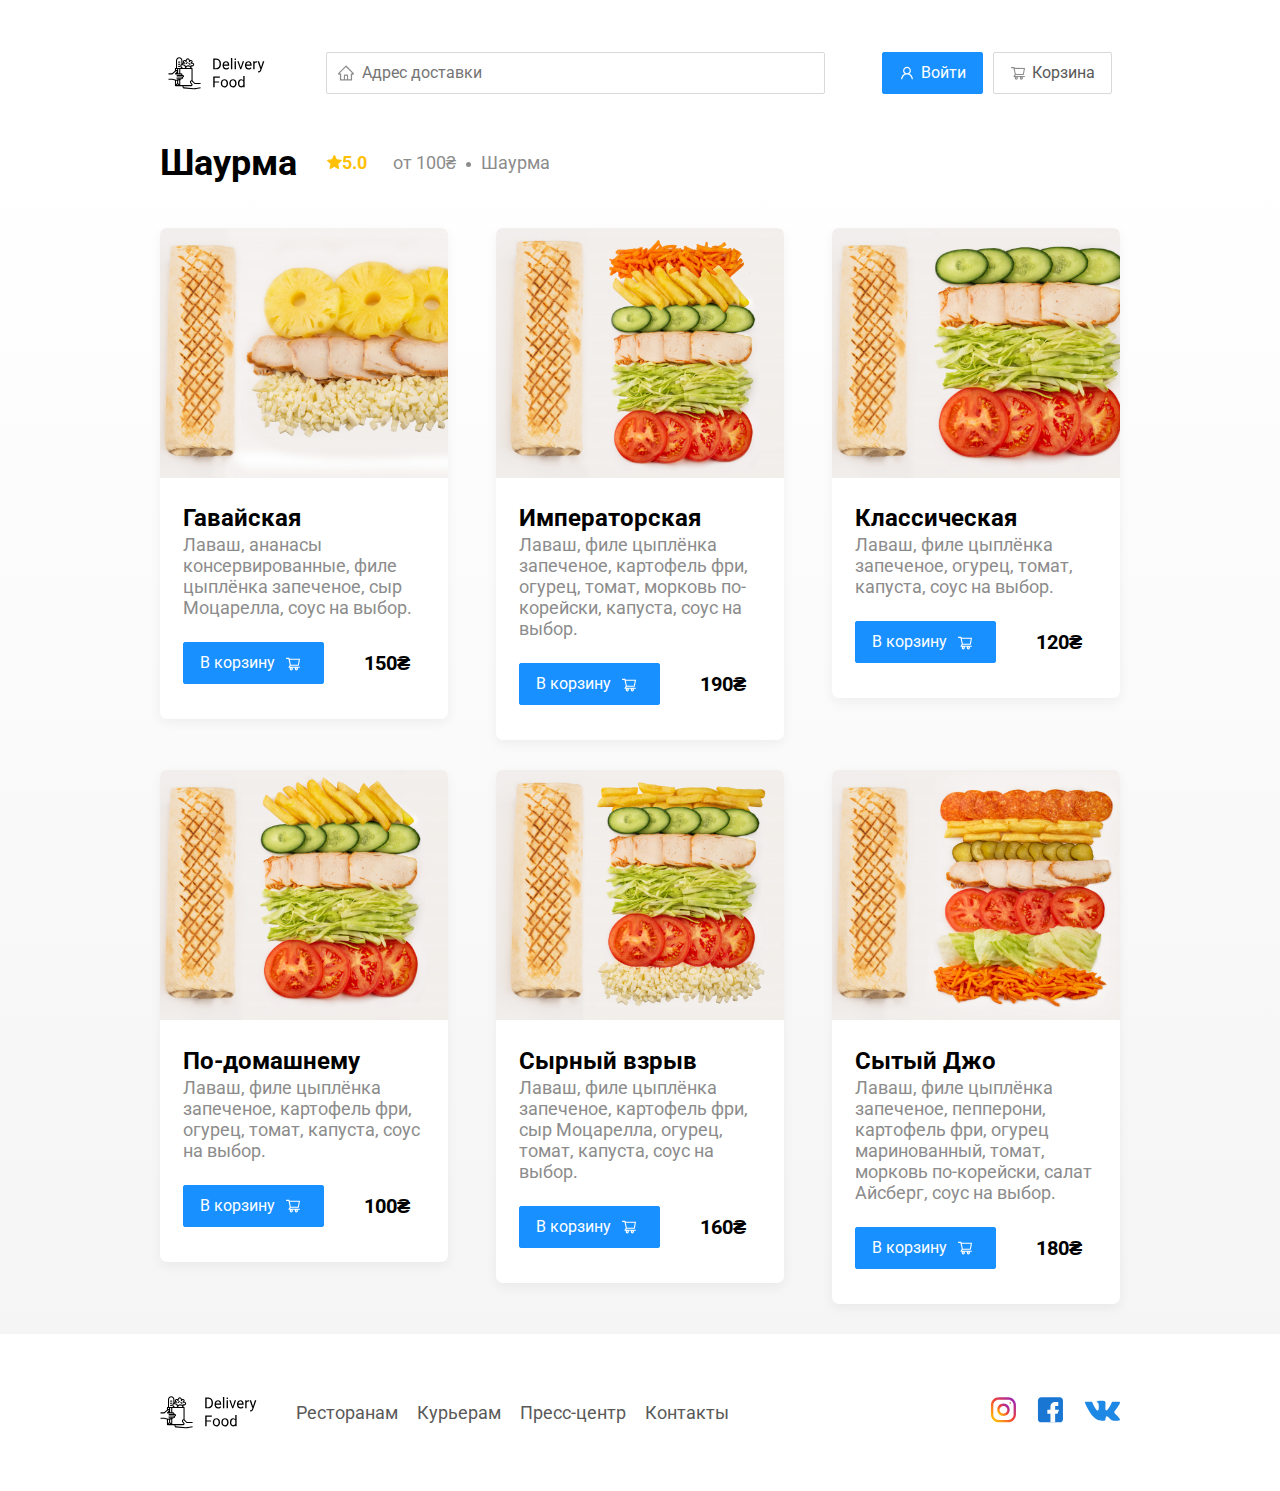
<file: restaurant.html>
<!DOCTYPE html>
<html lang="en">
<head>
    <meta charset="UTF-8">
    <meta name="viewport" content="width=device-width, initial-scale=1.0">
    <title>Delivery Food - доставка еды на дом</title>
    <link rel="stylesheet" href="css/style.css">
    <link rel="preconnect" href="https://fonts.googleapis.com">
    <link rel="preconnect" href="https://fonts.gstatic.com" crossorigin>
    <link href="https://fonts.googleapis.com/css2?family=Roboto:ital,wght@0,100;0,300;0,400;0,500;0,700;0,900;1,100;1,300;1,400;1,500;1,700;1,900&display=swap" rel="stylesheet">
    <link rel="stylesheet" href="css/normalize.css">
    <link rel="stylesheet" href="css/animate.min.css">
</head>
<body>
    <div class="conteiner">
        <header class="header">
            <img src="img/logo.svg" alt="logo" class="logo animated fadeInRight delay-1s" >
            <input type="text" class="input input-address" placeholder="Адрес доставки">
            <div class="buttons ">
                <button class="button button-primary"><img src="img/icon_button1.svg" alt="user"><span class="button-text">Войти</span></button>
                <button class="button" id="shoping-button"><img src="img/icon_button2.svg" alt="" ><span class="button-text">Корзина</span></button>
            </div>
        </header>
    </div>

    <main class="main">
        <div class="conteiner">

            <section class="restaurants">
                <div class="section-heading">
                    <h2 class="section-title">
                        Шаурма
                    </h2>
                    <div class="card-info">
                        <div class="raiting"><img src="img/star.svg" alt="star" class="star">5.0</div>
                        <div class="price">от 100₴</div>
                        <div class="category">Шаурма</div>
                    </div>
                </div>
            
                <div class="cards">
                   
                    <div class="card wow fadeInUp" data-wow-delay="0.2s">
                        <img src="img/havai.jpg" alt="carbonara" class="card-img">
                        <div class="card-text">
                            <div class="card-heading">
                                <h3 class="card-title card-title-reg">Гавайская</h3>
                            </div>
                            <div class="card-info">
                                <div class="ingrediets">Лаваш, ананасы консервированные, филе цыплёнка запеченое, сыр Моцарелла, соус на выбор.</div>
                            </div>
                            <div class="card-buttons">
                                <button class="button button-primary button-card-shoping">
                                    <span class="button-card-text">В корзину</span>
                                    <img src="img/shopping-cart-white.svg" alt="shoping_card" class="button-card-image">
                                </button>
                                <strong class="card-price-bold">150₴</strong>
                            </div>
                        </div>
                    </div>


                    <div class="card wow fadeInUp" data-wow-delay="0.4s">
                        <img src="img/imperial.jpg" alt="carbonara" class="card-img">
                        <div class="card-text">
                            <div class="card-heading">
                                <h3 class="card-title card-title-reg">Императорская</h3>
                            </div>
                            <div class="card-info">
                                <div class="ingrediets">Лаваш, филе цыплёнка запеченое, картофель фри, огурец, томат, морковь по-корейски, капуста, соус на выбор.</div>
                            </div>
                            <div class="card-buttons">
                                <button class="button button-primary button-card-shoping">
                                    <span class="button-card-text">В корзину</span>
                                    <img src="img/shopping-cart-white.svg" alt="shoping_card" class="button-card-image">
                                </button>
                                <strong class="card-price-bold">190₴</strong>
                            </div>
                        </div>
                    </div>
                    

                    <div class="card wow fadeInUp" data-wow-delay="0.6s">
                        <img src="img/classic.jpg" alt="carbonara" class="card-img">
                        <div class="card-text">
                            <div class="card-heading">
                                <h3 class="card-title card-title-reg">Классическая</h3>
                            </div>
                            <div class="card-info">
                                <div class="ingrediets">Лаваш, филе цыплёнка запеченое, огурец, томат, капуста, соус на выбор.</div>
                            </div>
                            <div class="card-buttons">
                                <button class="button button-primary button-card-shoping">
                                    <span class="button-card-text">В корзину</span>
                                    <img src="img/shopping-cart-white.svg" alt="shoping_card" class="button-card-image">
                                </button>
                                <strong class="card-price-bold">120₴</strong>
                            </div>
                        </div>
                    </div>


                    <div class="card wow fadeInUp" data-wow-delay="0.2s">
                        <img src="img/homy.jpg" alt="carbonara" class="card-img">
                        <div class="card-text">
                            <div class="card-heading">
                                <h3 class="card-title card-title-reg">По-домашнему</h3>
                            </div>
                            <div class="card-info">
                                <div class="ingrediets">Лаваш, филе цыплёнка запеченое, картофель фри, огурец, томат, капуста, соус на выбор.</div>
                            </div>
                            <div class="card-buttons">
                                <button class="button button-primary button-card-shoping">
                                    <span class="button-card-text">В корзину</span>
                                    <img src="img/shopping-cart-white.svg" alt="shoping_card" class="button-card-image">
                                </button>
                                <strong class="card-price-bold">100₴</strong>
                            </div>
                        </div>
                    </div>

                    <div class="card wow fadeInUp" data-wow-delay="0.4s">
                        <img src="img/chease.jpg" alt="carbonara" class="card-img">
                        <div class="card-text">
                            <div class="card-heading">
                                <h3 class="card-title card-title-reg">Сырный взрыв</h3>
                            </div>
                            <div class="card-info">
                                <div class="ingrediets">Лаваш, филе цыплёнка запеченое, картофель фри, сыр Моцарелла, огурец, томат, капуста, соус на выбор.</div>
                            </div>
                            <div class="card-buttons">
                                <button class="button button-primary button-card-shoping">
                                    <span class="button-card-text">В корзину</span>
                                    <img src="img/shopping-cart-white.svg" alt="shoping_card" class="button-card-image">
                                </button>
                                <strong class="card-price-bold">160₴</strong>
                            </div>
                        </div>
                    </div>
                    
                    <div class="card wow fadeInUp" data-wow-delay="0.6s">
                        <img src="img/jojo.jpg" alt="carbonara" class="card-img">
                        <div class="card-text">
                            <div class="card-heading">
                                <h3 class="card-title card-title-reg">Сытый Джо</h3>
                            </div>
                            <div class="card-info">
                                <div class="ingrediets">Лаваш, филе цыплёнка запеченое, пепперони, картофель фри, огурец маринованный, томат, морковь по-корейски, салат Айсберг, соус на выбор.</div>
                            </div>
                            <div class="card-buttons">
                                <button class="button button-primary button-card-shoping">
                                    <span class="button-card-text">В корзину</span>
                                    <img src="img/shopping-cart-white.svg" alt="shoping_card" class="button-card-image">
                                </button>
                                <strong class="card-price-bold">180₴</strong>
                            </div>
                        </div>
                    </div>
                </div>
            </section>
        </div>
    </main>

    <footer class="footer">
        <div class="conteiner">
            <div class="footer-block">
                <img src="img/logo.svg" alt="logo" class="logo footer-logo">
                <nav class="footer-nav">
                    <a href="# " class="footer-link">Ресторанам</a>
                    <a href="#" class="footer-link">Курьерам</a>
                    <a href="#" class="footer-link">Пресс-центр</a>
                    <a href="#" class="footer-link">Контакты</a>
                </nav>
                <div class="social-links">
                    <a href="#" class="social-link"><img src="img/inst.svg" alt="insta-logo"></a>
                    <a href="#" class="social-link"><img src="img/facebook.svg" alt="facebook-logo"></a>
                    <a href="#" class="social-link"><img src="img/vk.svg" alt="vk-logo"></a>
                </div>
            </div>

        </div>
    </footer>

    <div class="modal">
        <div class="modal-dialog wow fadeInUp" data-wow-delay="0.2s">
            <div class="modal-header">
                 <h3 class="modal-title">
                    Корзина
                 </h3>
                 <button class="button-close">&times;</button>
            </div>

            <div class="modal-body">
                <div class="food-row">
                    <span class="food-name">Шаурма: Гавайская</span>
                    <strong class="food-price">150₴</strong>
                    <div class="food-counter">
                        <button class="button-counter">-</button>
                        <span class="counter">1</span>
                        <button class="button-counter">+</button>
                    </div>
                </div>
                <div class="food-row">
                    <span class="food-name">Шаурма: Гавайская</span>
                    <strong class="food-price">150₴</strong>
                    <div class="food-counter">
                        <button class="button-counter">-</button>
                        <span class="counter">1</span>
                        <button class="button-counter">+</button>
                    </div>
                </div>
                <div class="food-row">
                    <span class="food-name">Шаурма: Гавайская</span>
                    <strong class="food-price">150₴</strong>
                    <div class="food-counter">
                        <button class="button-counter">-</button>
                        <span class="counter">1</span>
                        <button class="button-counter">+</button>
                    </div>
                </div>
                <div class="food-row">
                    <span class="food-name">Шаурма: Гавайская</span>
                    <strong class="food-price">150₴</strong>
                    <div class="food-counter">
                        <button class="button-counter">-</button>
                        <span class="counter">1</span>
                        <button class="button-counter">+</button>
                    </div>
                </div>
                
            </div>
            <div class="modal-footer">
                <span class="footer-price">600₴</span>
                <div class="footer-buttons">
                    <button class="button button-primary">Оформить заказ</button>
                    <button class="button">Отмена</button>
                </div>
            </div>
        </div>
    </div>
    <script src="js/wow.min.js"></script>
    <script src="js/main.js"></script>
</body>
</html>
</file>
<file: css/style.css>
*{
    box-sizing: border-box;
}
body{
    font-family: 'Roboto', sans-serif;
    padding-top: 44px;

}
.conteiner{
    margin: auto;
    max-width: 80%;
}
.header{
    display: flex;
    align-items: center;
    justify-content: space-between;
    margin-bottom: 40px;
    padding: 8px;
}
.input{
    background: #ffffff;
    border: 1px solid #d9d9d9;
    border-radius: 2px;
    font-size: 16px;
    line-height: 24px;
    padding-left: 35px;
    background-repeat: no-repeat;
    background-position: left 11px center;
}
.input-address {
    flex: 0.8;
    padding-top: 8px;
    padding-bottom: 8px;
    background-image: url(../img/home.svg);
}
.buttons {
    display: flex;
    align-items: center;
}
.button {
    display: flex;
    align-items: center;
    padding: 8px 16px;
    background: #ffffff;
    border: 1px solid #d9d9d9;
    box-sizing: border-box;
    box-shadow: 0px 0px 2px rgba(0, 0, 0, 0.0015);
    border-radius: 2px;
    color: #595959;
    font-size: 16px;
    line-height: 24px;
    cursor: pointer;
}
.button-primary{
    background: #1890ff;
    border: 1px solid #1890ff;
    color: #ffffff;
    margin-right: 10px;
}
.button-out{
    margin: 30px;
    display: none;
}
.button img{
    margin-right: 6px;
    vertical-align: middle ;
}
.button span{
    vertical-align: middle;
}

.button-card-text{
    margin-right: 10px;
}
.card-buttons{
    display: flex;
    align-items: center;
}
.card-price-bold{
    font-weight: bold;
    font-size: 20px;
    line-height: 32px;
    margin-left: 30px;
}
.shower{
    border-radius: 10px;
    padding: 68px 70px;
    margin-bottom: 56px;
    min-height: 400px;
}
.shower-pizza{
    filter: drop-shadow(0px 7px 12px rgba(158, 158, 163, 0.10));
    background:#FFF1B8 url(../img/shower_photo-2.png) no-repeat top -80px right -100px/ 700px 700px;
}
.shower-kebab{
    filter: drop-shadow(0px 7px 12px rgba(172, 183, 190, 0.369));
    background:rgb(221, 231, 252) url(../img/shower/kebab.png) no-repeat top 0px right -100px/ 800px 500px;
}
.shower-vegetables{
    filter: drop-shadow(0px 7px 12px rgba(172, 183, 190, 0.369));
    background:rgb(251, 234, 122) url(../img/shower/vegetables.png) no-repeat top 0px right 0px/ 650px 400px;
}
.shower-sushi{
    filter: drop-shadow(0px 7px 12px rgba(172, 183, 190, 0.369));
    background: rgb(228, 217, 224) url(../img/shower/sushi.png) no-repeat top 0px right 0px/ 500px 370px;
}
.shower-title{
    color: #302C34;
    font-family: Roboto;
    font-size: 39px;
    font-style: normal;
    font-weight: 700;
    line-height: normal;
}
.shower-text{
    color: #302C34;
    font-family: Roboto;
    font-size: 24px;
    font-style: normal;
    font-weight: 400;
    line-height: normal;
    max-width: 538px;
}
.input-search{
    background-image: url(../img/search.svg);
    width: 306px;
    height: 34px;
    margin-left: auto;
}

.main{
    background: linear-gradient(180deg, rgba(245, 245, 245, 0.00) 1.04%, #F5F5F5 100%);
}
.section-heading {
    display: flex;
    align-items: center;
    margin-bottom: 44px;
}
.section-title {
    color: #000;
    font-family: Roboto;
    font-size: 36px;
    font-style: normal;
    font-weight: 700;
    line-height: normal;
    margin: 0;
    margin-right: 30px;
}
.cards{
    display: flex;
    flex-wrap: wrap;
    align-items: flex-start;
    justify-content: space-between;
}
.cards-goods{
    display: flex;
    flex-wrap: wrap;
    align-items: flex-start;
    justify-content: space-between;
}
.card-img{
    width: 100%;
    height: 250px;
    object-fit: cover;
}
.card{
    flex-basis: 30%;
    border-radius: 7px;
    background: var(--gray-gray-1, #FFF);
    box-shadow: 0px 4px 12px 0px rgba(0, 0, 0, 0.05);
    overflow: hidden;
    margin-bottom: 30px;
}
.card-text{
    padding-top: 20px;
    padding-bottom: 35px;
    padding-left: 23px;
    padding-right: 23px;
}
.card-heading{
    display: flex;
    align-items: center;
    justify-content: space-between;
}
.card-title, .card-heading h3{
    color: #000;
    font-family: Roboto;
    font-size: 24px;
    font-style: normal;
    font-weight: 700;
    line-height: 32px; 
    margin: 0;
}
.card-title-reg{
    font-weight: 400;

}
.ingrediets{
    color: #8c8c8c; 
    font-size: 18px; 
    line-height: 21px;
    margin-bottom: 24px;
}
.card-tag{
    color: var(--gray-gray-1, #FFF);

    font-size: 12px;
    font-style: normal;
    font-weight: 400;
    line-height: 20px; 
    color: #fff;
    background-color: #000;
    border-radius: 2px;
    padding: 1px 8px;
}
.card-info{
    display: flex;
    align-items: center;
    flex-wrap: wrap;
}
.category {
    text-overflow: ellipsis;
    overflow: hidden;
    white-space: nowrap;
    max-width:150px ;
}
.raiting {
    margin-right: 26px;
    color: #ffc107;
    font-size: 18px;
    font-style: normal;
    font-weight: 700;
    line-height: 32px;
}
.price,
.category {
    color: #8c8c8c;
    font-size: 18px;
    font-style: normal;
    font-weight: 400;
    line-height: 32px;
}
.price{
    margin-right: 10px;
}
.price::after{
    content: "";
    width: 5px;
    height: 5px;
    background-color: #8c8c8c;
    display: inline-block;
    vertical-align: middle;
    border-radius: 50%;
    margin-left: 10px;
}


.footer{
    padding: 60px 0;
}
.footer-block {
    display: flex;
    justify-content: space-between;
    align-items: center;
}

.footer-nav {
    margin-left: 35px;
    margin-right: auto;
}
.footer-link {
    display: inline-block;
    color: #595959;
    text-decoration: none;
    font-family: Roboto;
    font-size: 18px;
    font-style: normal;
    font-weight: 400;
    line-height: normal;
}
.footer-link:not(:last-child){
    margin-right: 15px;
}
.social-links {
    display: flex;
    align-items: center;   
}
.social-link:not(:last-child) {
    margin-right: 21px;
}
.modal{
    position: fixed;
    left: 0;
    top: 0;
    width: 100%;
    height: 100%;
    background: rgba(0, 0, 0, 0.4);
    display: none;
    z-index: 2;
}
.active{
    display: flex;
}
.modal-dialog{
    margin: auto;
    max-width: 780px;
    width: 95%;
    background: #ffffff;
    border-radius: 5px;
    padding: 40px 45px;
    z-index: 2;
}
.modal-header{
    display: flex;
    align-items: center;
    justify-content: space-between;
    margin-bottom: 45px;
}
.modal-title{
    margin: 0;
    font-weight: bold;
    font-size: 36px;
    line-height: 42px;
}
.button-close{
    font-size: 36px;
    border: none;
    background: transparent;
}
.modal-body{
    margin-bottom: 52px;
}
.food-row{
    display: flex;
    align-items: center;
    justify-content: space-between;
    padding-bottom: 8px;
    padding-top: 8px;
    border-bottom: 1px solid #d9d9d9;
    width: 100%;
}
.food-name{
    font-weight: normal;
    font-size: 18px;
    line-height: 32px;
}
.food-price{
    margin-left: auto; 
    margin-right: 47px;
    font-weight: bold;
    font-size: 20px; 
    line-height: 32px;
}
.food-counter{
    display: flex;
    align-items: center;
}
.counter{
    font-size: 16px;
    line-height: 24px;  
    margin-left: 10px;
    margin-right: 10px;
}
.button-counter, .button-counter-plus, .button-counter-minus{
    display: flex;
    justify-content: center;
    align-items: center;
    width: 39px;
    height: 32px;
    background: #ffffff;
    border: 1px solid 1#40a9ff;
    box-sizing: border-box;
    border-radius: 2px;
    font-weight: normal;
    font-size: 14px;
    line-height:22px;
    color: #40a9ff;
    cursor: pointer;
}
.modal-footer{
    display: flex;
    align-items: center;
    justify-content: space-between;
}
.footer-price{
    background: #262626;
    border-radius: 5px;
    color: #fff;
    padding: 15px 20px;
}
.footer-buttons{
    display: flex;
    align-items: center;
}

.modal-auth {
    display: none;
    position: fixed;
    left: 0;
    top: 0;
    width: 100%;
    height: 100%;
    background: rgba(0, 0, 0, 0.4);
    z-index: 2;
}
.modal-dialog-auth {
    position: relative;
    margin: auto;
    max-width: 400px;
    width: 95%;
    background: #ffffff;
    border-radius: 5px;
    padding: 40px 45px;
}
.modal-dialog-auth form{
    max-width: 300px;
    margin: auto;
}
.close-auth {
    position: absolute;
    right: 40px;
    top: 10px;
    
    display: flex;
    justify-content: center;
    align-items: center;

    width: 40px;
    height: 40px;
    font-size: 40px;
    background: #F5F5F5;
    border: none;
    cursor: pointer;
}
.modal-body {
    display: flex;
    align-items: center;
    flex-wrap: wrap;
}
.label-auth {
    margin: 20px;
    width: 60%;

}
.button-login {
    position: absolute;
    top: 290px;
    right: 40px;
}
.user-name{
    display: none;
    margin: 10px;
    font-size: 1.2em;
}
.active{
    display: flex;
}
.hide{
    display: none;
}
.button-to-back{
    margin: 20px 20px 20px 0;
}
@media (max-width: 1366px) {
    .conteiner{
        max-width: 960px ;
    }
    .shower{
        background-position: 600px 0px;
        background-size: 500px;
    }
}

@media (max-width: 992px) {
    .conteiner{
         max-width: 750px;
    }
    .shower{
        padding: 50px;
        background-size: 500px;
        background-position: 400px 40px;
    }
    .shower-text{
        font-size: 18px;
        max-width: 400px;
    }
    .card{
        flex-basis: 47%;
    }
    .footer-link{
        font-size: 16px;
    }
}

@media (max-width: 768px) {
    .conteiner{
        max-width: 540px;
    }
    .card-info {
        flex-wrap: wrap;
    }
    .raiting {
        flex-basis: 100%;
    }
    .card-img{
        width: 260px;
    }
    .card-text{
        font-size: 18px;
    }
    .shower-title{
        font-size: 24px;
        line-height: 1.4;
    }
    .shower{
        background-size: 300px;
        background-position: 415px 35px;    
    }
    .shower-text{
        max-width: 300px;
    }
}
@media (max-width: 578px) {
    .conteiner{
        width: 90%;
    }
    .header{
        flex-wrap: wrap;
    }
    .input-address{
        margin-top: 15px;
        order: 5;
        flex:1;
    }
    .shower{
        background-image: none;
    }
    .shower-title{
        margin-bottom: 10px;
    }
    .section-title{
        font-size: 20px;
    }
    .card{
        flex-basis: 100%;
    }
    .card-img{
        width: 100%;
    }
    .footer-block{
        align-items: flex-start;
    }
    .footer{
        padding: 30px;
    }
    .footer-nav{
        margin-left: 0;
        order: 0;
    }
    .footer-logo{
        order: 1;
    }
    .social-links{
        order: 2;
    }
}
@media (max-width: 480px) {
    .button-text{
        display: none;
    }
    .button{
        min-height: 40px;
    }
    .shower{
        padding: 20px;
    }
    .section-heading{
        flex-wrap: wrap;
    }
    .footer-block {
        flex-wrap: wrap;
        flex-direction: column;
        align-items: center;      
    }
    .footer-logo {
        order: 0;
        margin-bottom: 20px;
    }
    .footer-nav {
        margin-bottom: 20px; 
        text-align:center;
    }
    .footer-link:not(:last-child){
        margin-top: 0;
    }
}
</file>
